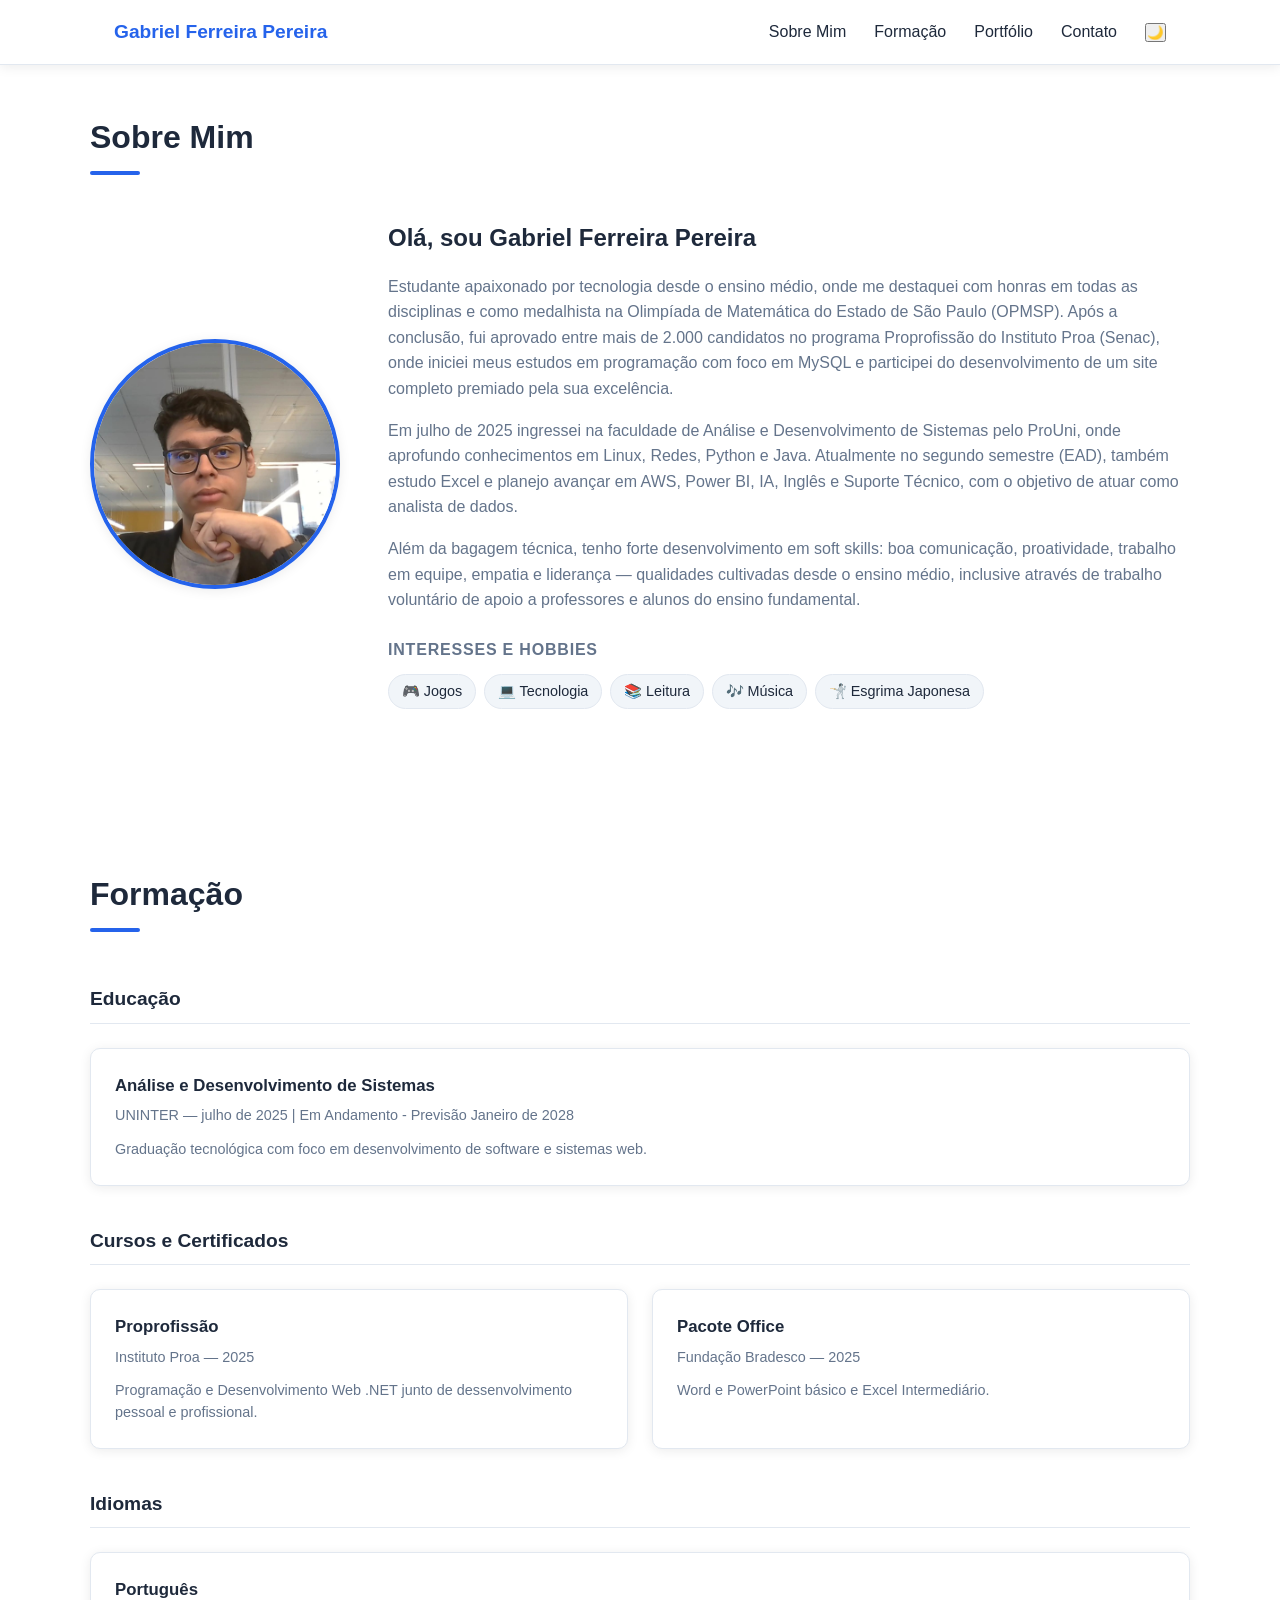
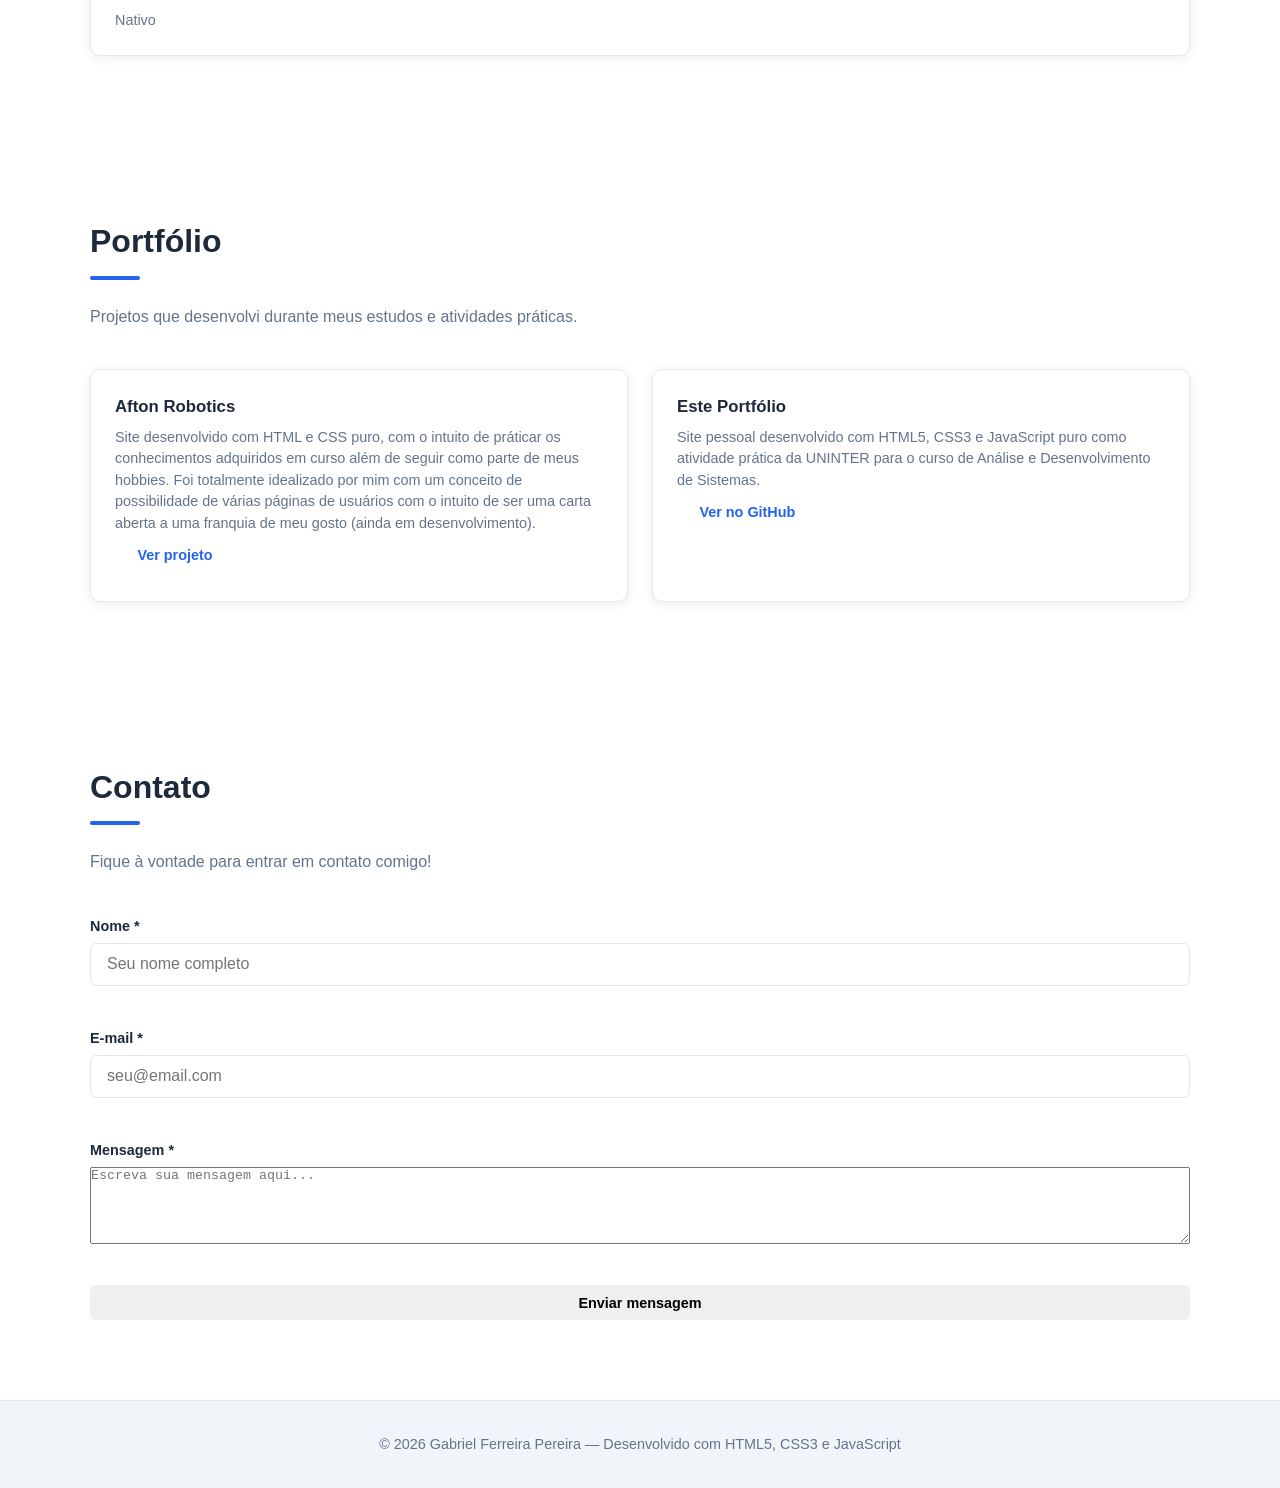
<file: index.html>
<!DOCTYPE html>
<html lang="pt-br">
<head>
    <meta charset="UTF-8">
    <meta name="viewport" content="width=device-width, initial-scale=1.0">
    <link rel="stylesheet" href="css/style.css">
    <title>Gabriel Ferreira Pereira - Portifólio</title>
</head>
<body>
    <!-- Header e Navegação -->
    <header class="header" id="topo">
        <div class="headerInner">
            <a href="#sobre" class="headerLogo">Gabriel Ferreira Pereira</a>
            <button class="headerHamburger" id="btnMenu" aria-label="Abrir menu"> <!-- Botão Hamburger que vai só Aparecer para Dispositivos Móveis -->
                <span></span>
                <span></span>
                <span></span>
            </button>
            <!-- Menu Principal de Navegação -->
            <nav class="nav" id="navMenu">
                <ul class="navLista">
                    <li><a href="#sobre" class="navLink">Sobre Mim</a></li>
                    <li><a href="#formacao" class="navLink">Formação</a></li>
                    <li><a href="#portfolio"class="navLink">Portfólio</a></li>
                    <li><a href="#contato"  class="navLink">Contato</a></li>
                </ul>
            </nav>
            <button class="btn-tema" id="btnTema" aria-label="Alternar tema">🌙</button> <!-- Botão para Troca de Cor do Background -->
        </div>
    </header>
    <!--Sobre Mim -->
    <section class="secao" id="sobre">
        <div class="container">
            <h2 class="secaoTitulo">Sobre Mim</h2>
            <div class="sobreGrid">
                <div class="sobreFotoWrap">
                    <img src="img/fotoPerfil.jpeg" alt="Foto de Perfil" class="sobreFoto">
                </div>
                <div class="sobreTexto">
                    <h3>Olá, sou Gabriel Ferreira Pereira</h3>
                    <p>
                        Estudante apaixonado por tecnologia desde o ensino médio, onde me destaquei com honras em todas as disciplinas e 
                        como medalhista na Olimpíada de Matemática do Estado de São Paulo (OPMSP). Após a conclusão, fui aprovado entre mais de 2.000 
                        candidatos no programa Proprofissão do Instituto Proa (Senac), onde iniciei meus estudos em programação com foco em MySQL 
                        e participei do desenvolvimento de um site completo premiado pela sua excelência.
                    </p>
                    <p>
                        Em julho de 2025 ingressei na faculdade de Análise e Desenvolvimento de Sistemas pelo ProUni, onde aprofundo conhecimentos em Linux, 
                        Redes, Python e Java. Atualmente no segundo semestre (EAD), também estudo Excel e planejo avançar em AWS, Power BI, IA, Inglês e 
                        Suporte Técnico, com o objetivo de atuar como analista de dados.
                    </p>
                    <p>
                        Além da bagagem técnica, tenho forte desenvolvimento em soft skills: boa comunicação, proatividade, trabalho em equipe, empatia e 
                        liderança — qualidades cultivadas desde o ensino médio, inclusive através de trabalho voluntário de apoio a professores e 
                        alunos do ensino fundamental.
                    </p>
                    <h4>Interesses e hobbies</h4>
                    <ul class="listaHobbies">
                        <li>🎮 Jogos</li>
                        <li>💻 Tecnologia</li>
                        <li>📚 Leitura</li>
                        <li>🎶 Música</li>
                        <li>🤺 Esgrima Japonesa</li>
                    </ul>
                </div>
            </div>
        </div>
    </section>
    <!-- Formação -->
    <section class="secao SecaoAlt" id="formacao">
        <div class="container">
            <h2 class="secaoTitulo">Formação</h2>
            <div class="formacaoBloco">
                <h3 class="formacaoSubtitulo">Educação</h3>
                <div class="cards">
                    <div class="card">
                        <h4 class="cardTitulo">Análise e Desenvolvimento de Sistemas</h4>
                        <p class="cardSubtitulo">UNINTER — julho de 2025 | Em Andamento - Previsão Janeiro de 2028</p>
                        <p>Graduação tecnológica com foco em desenvolvimento de software e sistemas web.</p>
                    </div>
                </div>
            </div>
            <div class="formacaoBloco">
                <h3 class="formacaoSubtitulo">Cursos e Certificados</h3>
                <div class="cards">
                    <div class="card">
                        <h4 class="cardTitulo">Proprofissão</h4>
                        <p class="cardSubtitulo">Instituto Proa — 2025</p>
                        <p>Programação e Desenvolvimento Web .NET junto de dessenvolvimento pessoal e profissional.</p>
                    </div>
                    <div class="card">
                        <h4 class="cardTitulo">Pacote Office</h4>
                        <p class="cardSubtitulo">Fundação Bradesco — 2025</p>
                        <p>Word e PowerPoint básico e Excel Intermediário.</p>
                    </div>
                </div>
            </div>
            <div class="formacaoBloco">
                <h3 class="formacaoSubtitulo">Idiomas</h3>
                <div class="cards">
                    <div class="card">
                        <h4 class="cardTitulo">Português</h4>
                        <p>Nativo</p>
                    </div>
                </div>
            </div>
        </div>
    </section>
    <!-- Portifólo -->
    <section class="secao" id="portfolio">
    <div class="container">
        <h2 class="secaoTitulo">Portfólio</h2>
        <p class="secaoDescricao">Projetos que desenvolvi durante meus estudos e atividades práticas.</p>
        <div class="cards">
            <div class="card CardProjeto">
                <h3 class="cardTitulo">Afton Robotics</h3>
                <p>
                    Site desenvolvido com HTML e CSS puro, com o intuito de práticar os conhecimentos adquiridos em curso 
                    além de seguir como parte de meus hobbies. Foi totalmente idealizado por mim com um conceito de possibilidade 
                    de várias páginas de usuários com o intuito de ser uma carta aberta a uma franquia de meu gosto (ainda em desenvolvimento).
                </p>
            <a href="https://gabriel-ferreira-pereira.github.io/Afton-Robotics/index.html" target="_blank" rel="noopener noreferrer" class="btn BtnPrimario">Ver projeto</a>
        </div>
        <div class="card CardProjeto">
            <h3 class="cardTitulo">Este Portfólio</h3>
            <p>Site pessoal desenvolvido com HTML5, CSS3 e JavaScript puro como atividade prática da UNINTER para o curso de Análise e Desenvolvimento de Sistemas.</p>
            <a href="https://github.com/Gabriel-Ferreira-Pereira/portfolio-Gabriel-Ferreira-Pereira/tree/main" target="_blank" rel="noopener noreferrer" class="btn BtnPrimario">Ver no GitHub</a>
        </div>
        </div>
    </div>
    </section>
    <!-- Contato -->
    <section class="secao SecaoAlt" id="contato">
        <div class="container ContainerEstreito">
            <h2 class="secaoTitulo">Contato</h2>
            <p class="secaoDescricao">Fique à vontade para entrar em contato comigo!</p>
            <form class="formulario" id="formContato" onsubmit="return enviarFormulario(event)">
                <div class="campo">
                    <label for="nome" class="campoLabel">Nome *</label>
                    <input type="text" id="nome" name="nome" class="campoInput" placeholder="Seu nome completo">
                    <span class="campoErro" id="erroNome"></span> <!-- Span Onde o JavaScript vai Exibir a Mensagem de Erro -->
                </div>
                <div class="campo">
                    <label for="email" class="campoLabel">E-mail *</label>
                    <input type="email" id="email" name="email" class="campoInput" placeholder="seu@email.com">
                    <span class="campoErro" id="erroEmail"></span>
                </div>
                <div class="campo">
                    <label for="mensagem" class="campoLabel">Mensagem *</label>
                    <textarea id="mensagem" name="mensagem" class="campoInputCampoTextArea" placeholder="Escreva sua mensagem aqui..." rows="5"></textarea>
                    <span class="campoErro" id="erroMensagem"></span>
                </div>
                <button type="submit" class="btn BtnPrimario BtnLargo">Enviar mensagem</button>
            </form>
            <div class="modal" id="modal" role="dialog" aria-modal="true" aria-labelledby="modalTitulo"> <!-- Oculto até o JavaScript ser Chamado Após o Envio -->
                <div class="modalCaixa">
                    <p class="modalIcone">✅</p>
                    <h3 id="modalTitulo">Mensagem enviada com sucesso!</h3>
                    <p>Obrigado pelo contato. Responderei em breve.</p>
                    <button class="btn BtnPrimario" onclick="fecharModal()">Fechar</button>
                </div>
            </div>
        </div>
    </section>
    <!-- Rodapé -->
    <footer class="footer">
        <p>© 2026 Gabriel Ferreira Pereira — Desenvolvido com HTML5, CSS3 e JavaScript</p>
    </footer>
    <script src="js/script.js"></script>
</body>
</html>
</file>
<file: css/style.css>
/* Tema Claro - O JavaScript vai Alterar o Tema Trocando a Classe no <body> */

:root {
  --cor-primaria:#2563eb;
  --cor-primaria-hover: #1d4ed8;
  --cor-fundo: #ffffff;
  --cor-fundo-alt: #f1f5f9;
  --cor-texto: #1e293b;
  --cor-texto-suave: #64748b;
  --cor-borda: #e2e8f0;
  --cor-card: #ffffff;
  --cor-header: #ffffff;
  --sombra: 0 2px 12px rgba(0, 0, 0, 0.08);
  --radius: 10px;
  --transicao: 0.3s ease;
  --fonte: 'Segoe UI', Arial, sans-serif;
}

/* Tema Escuro */
body.dark {
  --cor-fundo: #0f172a;
  --cor-fundo-alt: #1e293b;
  --cor-texto: #f1f5f9;
  --cor-texto-suave: #94a3b8;
  --cor-borda: #334155;
  --cor-card: #1e293b;
  --cor-header: #0f172a;
  --sombra: 0 2px 12px rgba(0, 0, 0, 0.4);
}

/* Definição Padrão para Melhor Enquadramento dos Elementos */
*, *::before, *::after {
  box-sizing: border-box;
  margin: 0;
  padding: 0;
}

html {
  scroll-behavior: smooth;
  scroll-padding-top: 70px;
}

body {
  font-family: var(--fonte);
  background-color: var(--cor-fundo);
  color: var(--cor-texto);
  transition: background-color var(--transicao), color var(--transicao);
  line-height: 1.6;
}

img {
  max-width: 100%;
  display: block;
}

a {
  color: var(--cor-primaria);
  text-decoration: none;
}

ul {
  list-style: none;
}

.header {
  position: fixed;
  top: 0;
  left: 0;
  right: 0;
  z-index: 1000;
  background-color: var(--cor-header);
  border-bottom: 1px solid var(--cor-borda);
  box-shadow: var(--sombra);
  transition: background-color var(--transicao);
}

.headerInner {
  max-width: 1100px;
  margin: 0 auto;
  padding: 0 1.5rem;
  height: 64px;
  display: flex;
  align-items: center;
  gap: 1rem;
}

.headerLogo {
  font-size: 1.2rem;
  font-weight: 700;
  color: var(--cor-primaria);
  flex-shrink: 0;
}

.nav {
  margin-left: auto;
}

.navLista {
  display: flex;
  gap: 0.25rem;
}

.navLink {
  display: block;
  padding: 0.4rem 0.75rem;
  border-radius: 6px;
  color: var(--cor-texto);
  font-weight: 500;
  transition: background-color var(--transicao), color var(--transicao);
}

.navLink:hover {
  background-color: var(--cor-fundo-alt);
  color: var(--cor-primaria);
}

.btnTema {
  background: none;
  border: 1px solid var(--cor-borda);
  border-radius: 50%;
  width: 38px;
  height: 38px;
  cursor: pointer;
  font-size: 1rem;
  display: flex;
  align-items: center;
  justify-content: center;
  flex-shrink: 0;
  transition: border-color var(--transicao);
}

.btnTema:hover {
  border-color: var(--cor-primaria);
}

.headerHamburger {
  display: none;
  flex-direction: column;
  justify-content: space-between;
  width: 28px;
  height: 20px;
  background: none;
  border: none;
  cursor: pointer;
  margin-left: auto;
  padding: 0;
}

.headerHamburger span {
  display: block;
  height: 2px;
  width: 100%;
  background-color: var(--cor-texto);
  border-radius: 2px;
  transition: var(--transicao);
}

/* Seções Principais */
.secao {
  padding: 5rem 1.5rem;
  background-color: var(--cor-fundo);
  transition: background-color var(--transicao);
}

.secaoAlt {
  background-color: var(--cor-fundo-alt);
}

/* Para Compensar o Header Fixo */
#sobre {
  padding-top: 7rem;
}

.container {
  max-width: 1100px;
  margin: 0 auto;
}

.containerEstreito {
  max-width: 680px;
  margin: 0 auto;
}

.secaoTitulo {
  font-size: 2rem;
  font-weight: 700;
  margin-bottom: 0.5rem;
  color: var(--cor-texto);
  position: relative;
  padding-bottom: 0.75rem;
}

.secaoTitulo::after {
  content: '';
  display: block;
  width: 50px;
  height: 4px;
  background-color: var(--cor-primaria);
  border-radius: 2px;
  margin-top: 0.5rem;
}

.secaoDescricao {
  color: var(--cor-texto-suave);
  margin-bottom: 2.5rem;
  margin-top: 0.75rem;
}

/* Área do Sobre Mim */
.sobreGrid {
  display: grid;
  grid-template-columns: 250px 1fr;
  gap: 3rem;
  align-items: center;
  margin-top: 2rem;
}

.sobreFoto {
  width: 250px;
  height: 250px;
  border-radius: 50%;
  object-fit: cover;
  border: 4px solid var(--cor-primaria);
  box-shadow: var(--sombra);
}

.sobreTexto h3 {
  font-size: 1.5rem;
  margin-bottom: 1rem;
  color: var(--cor-texto);
}

.sobreTexto p {
  color: var(--cor-texto-suave);
  margin-bottom: 1rem;
}

.sobreTexto h4 {
  margin: 1.5rem 0 0.75rem;
  font-size: 1rem;
  text-transform: uppercase;
  letter-spacing: 0.05em;
  color: var(--cor-texto-suave);
}

.listaHobbies {
  display: flex;
  flex-wrap: wrap;
  gap: 0.5rem;
  list-style: none;
}

.listaHobbies li {
  background-color: var(--cor-fundo-alt);
  border: 1px solid var(--cor-borda);
  padding: 0.3rem 0.8rem;
  border-radius: 999px;
  font-size: 0.9rem;
  color: var(--cor-texto);
}

/* Área dos Cards */
.cards {
  display: grid;
  grid-template-columns: repeat(auto-fit, minmax(260px, 1fr)); /* Cria a Grade Resposiva Automáticamente */
  gap: 1.5rem;
  margin-top: 1.5rem;
}

.card {
  background-color: var(--cor-card);
  border: 1px solid var(--cor-borda);
  border-radius: var(--radius);
  padding: 1.5rem;
  box-shadow: var(--sombra);
  transition: transform var(--transicao), box-shadow var(--transicao),
  background-color var(--transicao);
}

.card:hover {
  transform: translateY(-4px);
  box-shadow: 0 8px 24px rgba(0, 0, 0, 0.12);
}

.cardTitulo {
  font-size: 1.05rem;
  font-weight: 600;
  margin-bottom: 0.35rem;
  color: var(--cor-texto);
}

.cardSubtitulo {
  font-size: 0.85rem;
  color: var(--cor-primaria);
  font-weight: 500;
  margin-bottom: 0.75rem;
}

.card p {
  color: var(--cor-texto-suave);
  font-size: 0.9rem;
  line-height: 1.5;
}

.cardProjeto {
  display: flex;
  flex-direction: column;
  gap: 0.75rem;
}

.cardProjeto .btn {
  margin-top: auto;
  align-self: flex-start;
}

/* Formação */
.formacaoBloco {
  margin-top: 2.5rem;
}

.formacaoSubtitulo {
  font-size: 1.2rem;
  font-weight: 600;
  color: var(--cor-texto);
  border-bottom: 1px solid var(--cor-borda);
  padding-bottom: 0.5rem;
  margin-bottom: 1rem;
}

/* Área dos Botões */
.btn {
  display: inline-block;
  padding: 0.6rem 1.4rem;
  border-radius: 6px;
  font-size: 0.9rem;
  font-weight: 600;
  cursor: pointer;
  border: none;
  transition: background-color var(--transicao), transform var(--transicao);
}

.btnPrimario {
  background-color: var(--cor-primaria);
  color: #ffffff;
}

.btnPrimario:hover {
  background-color: var(--cor-primaria-hover);
  transform: translateY(-1px);
}

.btnLargo {
  width: 100%;
  padding: 0.8rem;
  font-size: 1rem;
}

/* Área do Formulário */
.formulario {
  display: flex;
  flex-direction: column;
  gap: 1.25rem;
  margin-top: 2rem;
}

.campo {
  display: flex;
  flex-direction: column;
  gap: 0.35rem;
}

.campoLabel {
  font-size: 0.9rem;
  font-weight: 600;
  color: var(--cor-texto);
}

.campoInput {
  padding: 0.7rem 1rem;
  border: 1px solid var(--cor-borda);
  border-radius: 6px;
  background-color: var(--cor-fundo);
  color: var(--cor-texto);
  font-size: 1rem;
  font-family: var(--fonte);
  transition: border-color var(--transicao), background-color var(--transicao);
}

.campoInput:focus {
  outline: none;
  border-color: var(--cor-primaria);
  box-shadow: 0 0 0 3px rgba(37, 99, 235, 0.2);
}

.campoTextArea {
  resize: vertical;
  min-height: 120px;
}

/* Mensagem de Erro — Vai Aparece via JavaScript */
.campoErro {
  font-size: 0.8rem;
  color: #ef4444;
  min-height: 1.2em;
}

.campoInput.erro {
  border-color: #ef4444;
}

/* Confirmação do Envio - Oculto por Padrão, o JavaScript vai Adicionar a Classe modalAtivo */
.modal {
  display: none;
  position: fixed;
  inset: 0;
  background-color: rgba(0, 0, 0, 0.5);
  z-index: 2000;
  align-items: center;
  justify-content: center;
}

.modalAtivo {
  display: flex;
}

.modalCaixa {
  background-color: var(--cor-card);
  border-radius: var(--radius);
  padding: 2.5rem;
  max-width: 400px;
  width: 90%;
  text-align: center;
  box-shadow: 0 20px 60px rgba(0, 0, 0, 0.3);
  animation: entrar 0.25s ease;
}

@keyframes entrar {
  from { 
    transform: scale(0.85);
    opacity: 0; 
  }
  to { 
    transform: scale(1);
    opacity: 1; 
  }
}

.modalIcone {
  font-size: 3rem;
  margin-bottom: 0.75rem;
}

.modalCaixa h3 {
  font-size: 1.25rem;
  margin-bottom: 0.5rem;
  color: var(--cor-texto);
}

.modalCaixa p {
  color: var(--cor-texto-suave);
  margin-bottom: 1.5rem;
}

/* Rodapé */
.footer {
  text-align: center;
  padding: 2rem 1.5rem;
  background-color: var(--cor-fundo-alt);
  border-top: 1px solid var(--cor-borda);
  color: var(--cor-texto-suave);
  font-size: 0.9rem;
  transition: background-color var(--transicao);
}

/* Área da Responsividade */
@media (max-width: 768px) {
  .headerHamburger {
    display: flex;
  }

  .btnTema {
    margin-left: 0.5rem;
  }

  .nav {
    position: absolute;
    top: 64px;
    left: 0;
    right: 0;
    background-color: var(--cor-header);
    border-bottom: 1px solid var(--cor-borda);
    box-shadow: var(--sombra);
    max-height: 0;
    overflow: hidden;
    transition: max-height 0.35s ease;
    margin-left: 0;
  }

  .navAberto {
    max-height: 300px;
  }

  .navLista {
    flex-direction: column;
    padding: 1rem;
    gap: 0.25rem;
  }

  .navLink {
    padding: 0.65rem 1rem;
  }

  .sobreGrid {
    grid-template-columns: 1fr;
    text-align: center;
  }

  .sobreFotoWrap {
    display: flex;
    justify-content: center;
  }

  .listaHobbies {
    justify-content: center;
  }

  .secaoTitulo {
    font-size: 1.6rem;
  }
}
</file>
